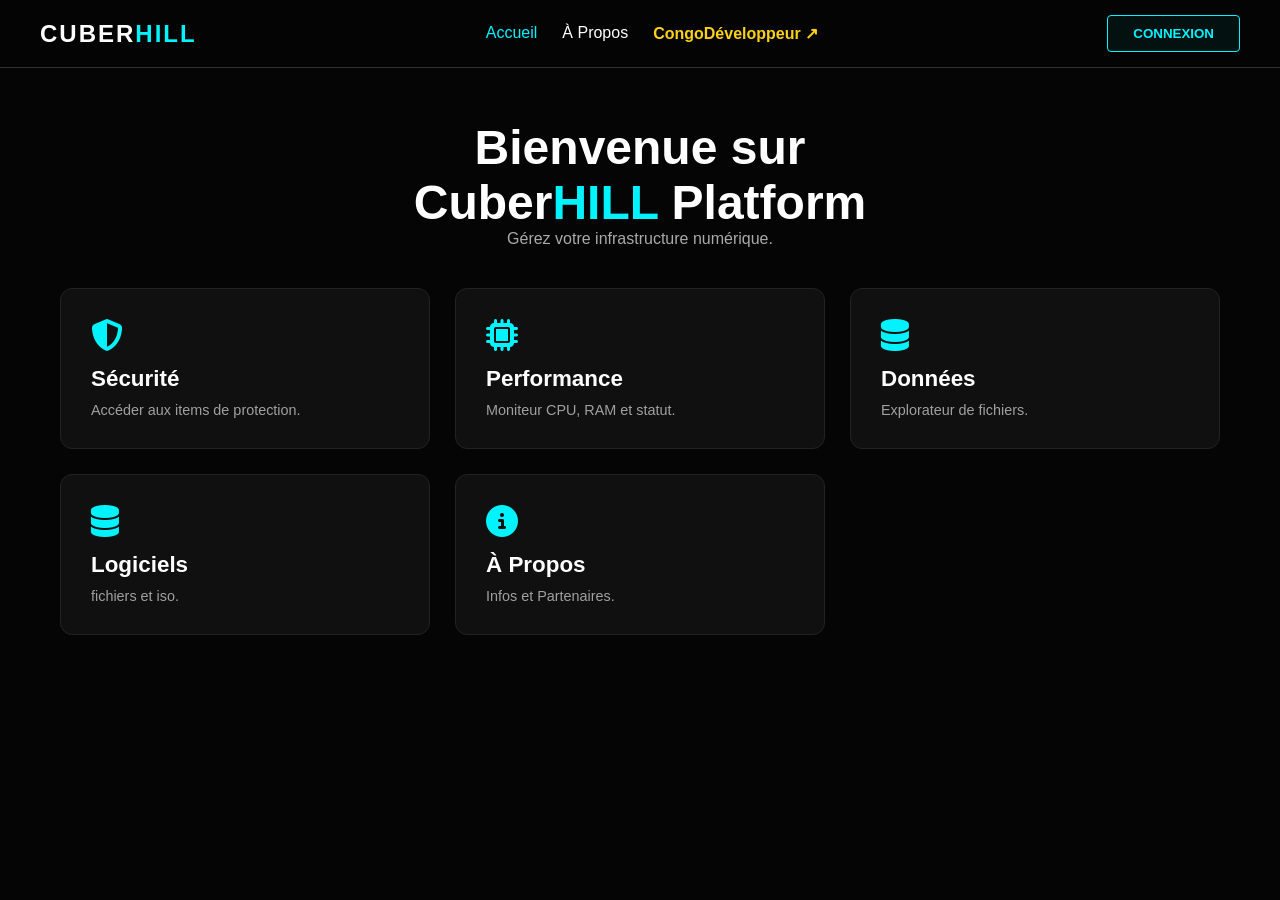
<file: cyberhill/index.html>
<!DOCTYPE html>
<html lang="fr">
<head>
    <meta charset="UTF-8">
    <meta name="viewport" content="width=device-width, initial-scale=1.0">
    <title>Cuber HILL | Accueil</title>
    <link rel="stylesheet" href="style.css">
    <link rel="stylesheet" href="https://cdnjs.cloudflare.com/ajax/libs/font-awesome/6.4.0/css/all.min.css">
</head>
<body>
    <!-- HEADER -->
    <header>
        <div class="logo">Cuber<span>HILL</span></div>
        <nav class="nav-desktop">
            <ul>
                <li><a href="index.html" style="color:var(--primary)">Accueil</a></li>
                <li><a href="about.html">À Propos</a></li>
                <li><a href="../index.html" target="_blank" class="congo-link">CongoDéveloppeur ↗</a></li>
            </ul>
        </nav>
        <div class="auth-buttons">
            <button class="btn" onclick="window.location.href='login.html'" id="btn-login-pc">Connexion</button>
            <button class="btn hidden" onclick="logout()" id="btn-logout-pc">Déconnexion</button>
        </div>
    </header>

    <main>
        <div class="hero" style="text-align:center; margin-bottom:40px;">
            <h1 style="font-size:3rem;">Bienvenue sur <br>Cuber<span style="color: var(--primary);">HILL</span> Platform</h1>
            <p style="color:#aaa;">Gérez votre infrastructure numérique.</p>
        </div>

        <div class="grid-menu">
            <a href="security.html" class="card">
                <i class="fas fa-shield-alt"></i>
                <h3>Sécurité</h3>
                <p>Accéder aux items de protection.</p>
            </a>
            <a href="performance.html" class="card">
                <i class="fas fa-microchip"></i>
                <h3>Performance</h3>
                <p>Moniteur CPU, RAM et statut.</p>
            </a>
            <a href="data.html" class="card">
                <i class="fas fa-database"></i>
                <h3>Données</h3>
                <p>Explorateur de fichiers.</p>
            </a>
            <a href="logiciel.html" class="card">
                <i class="fas fa-database"></i>
                <h3>Logiciels</h3>
                <p>fichiers et iso.</p>
            </a>
            <a href="about.html" class="card">
                <i class="fas fa-info-circle"></i>
                <h3>À Propos</h3>
                <p>Infos et Partenaires.</p>
            </a>
        </div>
    </main>

    <!-- MENU MOBILE -->
    <nav class="nav-mobile">
        <a href="index.html" class="nav-icon active"><i class="fas fa-home"></i> <span>Accueil</span></a>
        <a href="performance.html" class="nav-icon"><i class="fas fa-tachometer-alt"></i> <span>Perf</span></a>
        <a href="../index.html" target="_blank" class="nav-icon"><i class="fas fa-code" style="color:#fcd116;"></i> <span>Congo</span></a>
        <a href="about.html" class="nav-icon"><i class="fas fa-info"></i> <span>Infos</span></a>
        <a href="login.html" class="nav-icon"><i class="fas fa-user"></i> <span>Compte</span></a>

    <script src="script.js"></script>
</body>
</html>
</file>
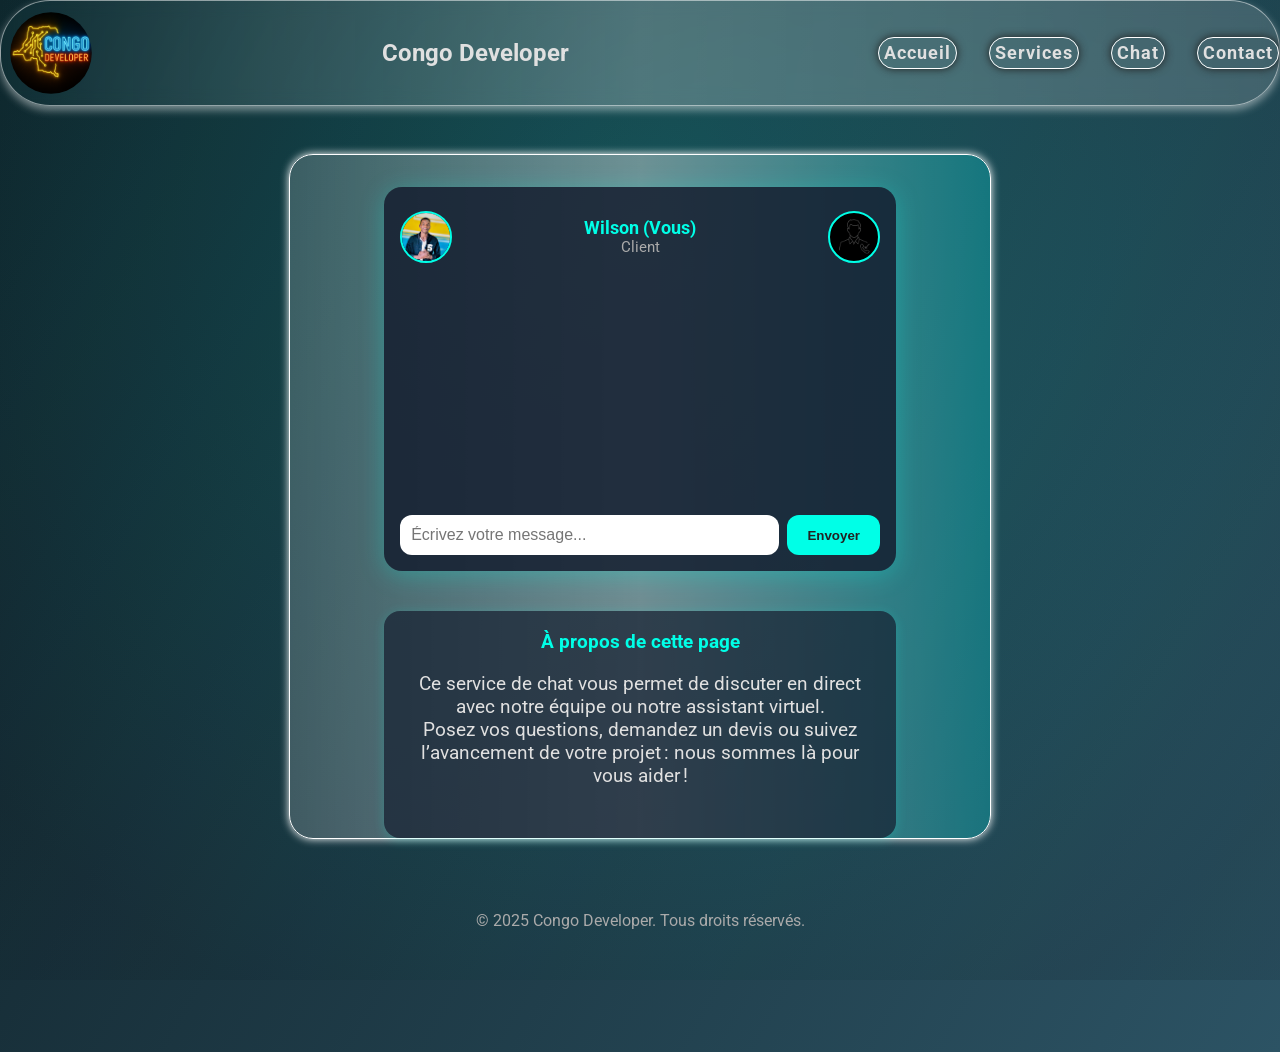
<file: chat.html>
<!DOCTYPE html>
<html lang="fr">
<head>
    <meta charset="UTF-8">
    <meta name="viewport" content="width=device-width, initial-scale=1.0">
    <title>Chat - Congo Developer</title>
    <link rel="stylesheet" href="style.css">
    <link rel="preconnect" href="https://fonts.googleapis.com">
    <link href="https://cdnjs.cloudflare.com/ajax/libs/font-awesome/6.0.0-beta3/css/all.min.css" rel="stylesheet">
    <link href="https://fonts.googleapis.com/css2?family=Orbitron:wght@600&family=Roboto:wght@400;700&display=swap" rel="stylesheet">
    <style>
        .chat-container {
            max-width: 480px;
            margin: 2rem auto;
            background: rgba(20,30,48,0.85);
            border-radius: 18px;
            box-shadow: 0 4px 24px #00ffe744;
            padding: 1.5rem 1rem 1rem 1rem;
            position: relative;
        }
        .chat-header {
            display: flex;
            align-items: center;
            gap: 1rem;
            margin-bottom: 1rem;
        }
        .chat-header img {
            width: 48px;
            height: 48px;
            border-radius: 50%;
            border: 2px solid #00ffe7;
        }
        .chat-header .profile-info {
            flex: 1;
        }
        .chat-header .profile-info .name {
            font-weight: bold;
            color: #00ffe7;
            font-size: 1.1rem;
        }
        .chat-header .profile-info .role {
            font-size: 0.95rem;
            color: #aaa;
        }
        .chat-history {
            min-height: 220px;
            max-height: 320px;
            overflow-y: auto;
            margin-bottom: 1rem;
            padding-right: 0.5rem;
        }
        .msg {
            display: flex;
            align-items: flex-end;
            margin-bottom: 1rem;
        }
        .msg.user {
            flex-direction: row-reverse;
        }
        .msg .avatar {
            width: 36px;
            height: 36px;
            border-radius: 50%;
            margin: 0 0.7rem;
            border: 2px solid #00ffe7;
        }
        .msg .bubble {
            background: #222c36;
            color: #fff;
            padding: 0.7em 1.1em;
            border-radius: 18px;
            max-width: 70%;
            font-size: 1rem;
            box-shadow: 0 2px 8px #00ffe722;
        }
        .msg.user .bubble {
            background: #00ffe7;
            color: #222;
            border-bottom-right-radius: 6px;
            border-bottom-left-radius: 18px;
        }
        .msg.agent .bubble {
            border-bottom-left-radius: 6px;
            border-bottom-right-radius: 18px;
        }
        .chat-input-row {
            display: flex;
            gap: 0.5rem;
        }
        .chat-input-row input {
            flex: 1;
            padding: 0.7em;
            border-radius: 12px;
            border: none;
            font-size: 1rem;
        }
        .chat-input-row button {
            background: #00ffe7;
            color: #222;
            border: none;
            border-radius: 12px;
            padding: 0.7em 1.5em;
            font-weight: bold;
            cursor: pointer;
            transition: background 0.2s;
        }
        .chat-input-row button:hover {
            background: #00cfc7;
        }
        .about-page {
            margin: 2.5rem auto 0 auto;
            max-width: 480px;
            background: rgba(20,30,48,0.7);
            border-radius: 16px;
            padding: 1.2rem 1rem;
            color: #e0e0e0;
            font-size: 1rem;
            box-shadow: 0 2px 12px #00ffe733;
        }
        .about-page h3 {
            color: #00ffe7;
            margin-top: 0;
        }
    </style>
</head>
<body>
    <div class="background-glow"></div>
    <header>
        <div class="logo">
            <img src="logo/Logo_Congo_Developer.png" alt="logo" width="100">
            
        </div>
        <h2>Congo Developer</h2>
        <nav class="main-nav">
            <a href="index.html">Accueil</a>
            <a href="./link/service.html">Services</a>
            <a href="chat.html">Chat</a>
            <a href="#">Contact</a>
        </nav>
    </header>
    <main>
        <section class="hero" style="padding:0;">
            <div class="chat-container">
                <div class="chat-header">
                    <img src="images/profile_wilson.jpg" alt="Client">
                    <div class="profile-info">
                        <div class="name">Wilson (Vous)</div>
                        <div class="role">Client</div>
                    </div>
                    <img src="images/clientsicon.png" alt="Agent" title="Service client Congo Developer" style="background-color: #000;">
                </div>
                <div class="chat-history" id="chat-history">
                    <!-- Historique des messages ici -->
                </div>
                <form class="chat-input-row" onsubmit="return sendMessage(event)">
                    <input type="text" id="chat-input" placeholder="Écrivez votre message..." autocomplete="off" required>
                    <button type="submit">Envoyer</button>
                </form>
            </div>
            <div class="about-page">
                <h3>À propos de cette page</h3>
                <p>
                    Ce service de chat vous permet de discuter en direct avec notre équipe ou notre assistant virtuel.<br>
                    Posez vos questions, demandez un devis ou suivez l’avancement de votre projet : nous sommes là pour vous aider !
                </p>
            </div>
        </section>
    </main>
    <nav class="mobile-nav">
        <a href="index.html"><i class="fa-solid fa-house"></i><br><span>Accueil</span></a>
        <a href="chat.html"><i class="fa-solid fa-comment"></i><br><span>Chat</span></a>
      p  <a href="services.html"><i class="fa-solid fa-briefcase"></i><br><span>Services</span></a>
        <a href="contact.html" id="mobile-nav"><i class="fa-solid fa-user"></i><br><span>Contact</span></a>
    </nav>
    <footer>
        <p>&copy; 2025 Congo Developer. Tous droits réservés.</p>
    </footer>
    <script>
    // Profils
    const user = {
        name: "Wilson",
        avatar: "images/aaaaaaaaaa.png"
    };
    const agent = {
        name: "Service CongoDev",
        avatar: "images/profile_wilson.jpg"
    };

    // Historique de base
    const history = [
        
    ];

    // Réponses automatiques simples
    function botReply(msg) {
        msg = msg.toLowerCase();
        if (msg.includes("devis")) return "Merci pour votre intérêt ! Veuillez préciser votre projet et nous vous enverrons un devis personnalisé.";
        if (msg.includes("prix") || msg.includes("coût")) return "Nos tarifs varient selon le service. Pour un devis précis, décrivez-nous votre besoin.";
        if (msg.includes("merci")) return "Avec plaisir ! N’hésitez pas si vous avez d’autres questions.";
        if (msg.includes("livre")) return "Nous proposons plusieurs livres numériques sur le développement et l’IA. Voulez-vous la liste ?";
        if (msg.includes("logiciel")) return "Nous avons des logiciels pour la gestion, la facturation, la sécurité, etc. Voulez-vous plus de détails ?";
        if (msg.includes("bonjour") || msg.includes("salut")) return "Bonjour ! Comment puis-je vous aider aujourd’hui ?";
        return "Merci pour votre message. Un conseiller va vous répondre rapidement.";
    }

    function renderHistory() {
        const chat = document.getElementById('chat-history');
        chat.innerHTML = '';
        history.forEach(msg => {
            const isUser = msg.from === "user";
            chat.innerHTML += `
                <div class="msg ${isUser ? 'user' : 'agent'}">
                    <img class="avatar" src="${isUser ? user.avatar : agent.avatar}" alt="">
                    <div class="bubble">${msg.text}</div>
                </div>
            `;
        });
        chat.scrollTop = chat.scrollHeight;
    }

    function sendMessage(e) {
        e.preventDefault();
        const input = document.getElementById('chat-input');
        const text = input.value.trim();
        if (!text) return false;
        history.push({from: "user", text});
        renderHistory();
        input.value = '';
        setTimeout(() => {
            const reply = botReply(text);
            history.push({from: "agent", text: reply});
            renderHistory();
        }, 800);
        return false;
    }

    // Initialisation
    renderHistory();
    </script>
    <script src="script.js"></script>
</body>
</html>
</file>
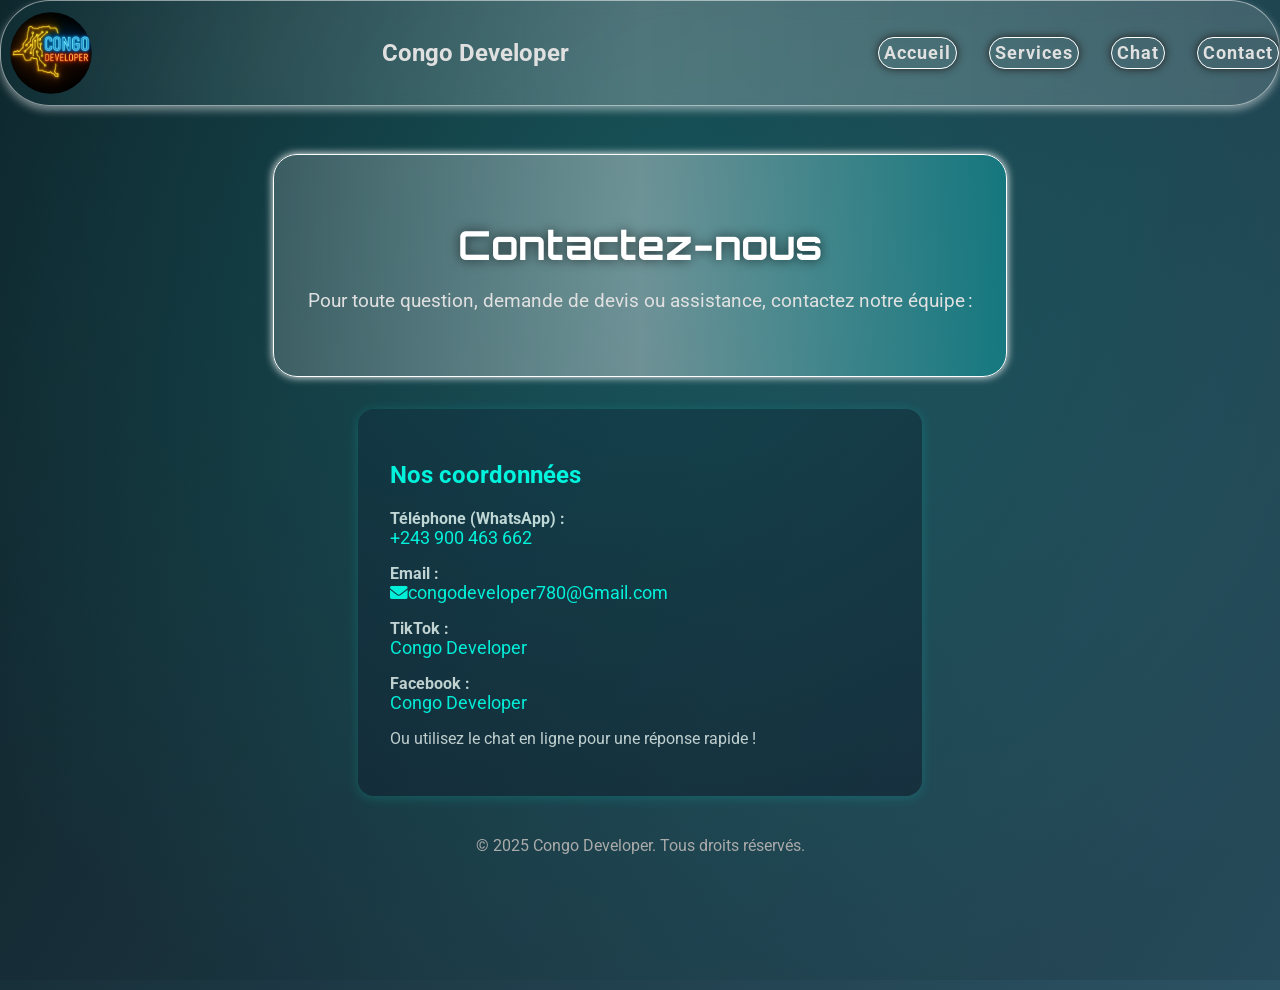
<file: contact.html>
<!DOCTYPE html>
<html lang="fr">
<head>
    <meta charset="UTF-8">
    <meta name="viewport" content="width=device-width, initial-scale=1.0">
    <title>Contact - Congo Developer</title>
    <link rel="stylesheet" href="style.css">
    <link rel="preconnect" href="https://fonts.googleapis.com">
    <link href="https://cdnjs.cloudflare.com/ajax/libs/font-awesome/6.0.0-beta3/css/all.min.css" rel="stylesheet">
    <link href="https://fonts.googleapis.com/css2?family=Orbitron:wght@600&family=Roboto:wght@400;700&display=swap" rel="stylesheet">
</head>
<body>
    <div class="background-glow"></div>
  <header>
        <div class="logo">
            <img src="logo/Logo_Congo_Developer.png" alt="logo" width="100">
            
        </div>
        <h2>Congo Developer</h2>
        <nav class="main-nav">
            <a href="index.html">Accueil</a>
            <a href="./link/service.html">Services</a>
            <a href="chat.html">Chat</a>
            <a href="contact.html">Contact</a>
        </nav>
    </header>
    <main>
        <section class="hero">
            <h1>Contactez-nous</h1>
            <p>Pour toute question, demande de devis ou assistance, contactez notre équipe :</p>
        </section>
        <section style="max-width:500px;margin:2rem auto 0 auto;background:rgba(20,30,48,0.7);border-radius:16px;padding:2rem;box-shadow:0 2px 12px #00ffe733;">
            <h2 style="color:#00ffe7;">Nos coordonnées</h2>
            <p>
                <b>Téléphone (WhatsApp) :</b><br>
                <a href="tel:+243 900 463 662" style="color:#00ffe7;text-decoration:none;font-size:1.1rem;">+243 900 463 662</a>
            </p>
            <p>
                <b>Email :</b><br>
                <a href="https://mail.google.com/mail/u/0/#sent?compose=new" style="color:#00ffe7;text-decoration:none;font-size:1.1rem;"><i class="fa-solid fa-envelope"></i>congodeveloper780@Gmail.com</a>
            </p>
            <p>
                <b>TikTok :</b><br>
                <a href="https://www.tiktok.com/@congo.developer?_t=ZM-8y2kbsi9j5Z&_r=1" style="color:#00ffe7;text-decoration:none;font-size:1.1rem;">Congo Developer</a>
            </p>
            <p>
                <b>Facebook :</b><br>
                <a href="https://www.facebook.com/profile.php?id=61578658041426" style="color:#00ffe7;text-decoration:none;font-size:1.1rem;">Congo Developer</a>
            <p>
                Ou utilisez le chat en ligne pour une réponse rapide !
            </p>
        </section>
    </main>
    <nav class="mobile-nav">
        <a href="index.html"><i class="fa-solid fa-house"></i><br><span>Accueil</span></a>
        <a href="chat.html"><i class="fa-solid fa-comment"></i><br><span>Chat</span></a>
        <a href="services.html"><i class="fa-solid fa-briefcase"></i><br><span>Services</span></a>
        <a href="contact.html" id="mobile-nav"><i class="fa-solid fa-user"></i><br><span>Contact</span></a>
    </nav>
    <footer>
        <p>&copy; 2025 Congo Developer. Tous droits réservés.</p>
    </footer>
    <script src="script.js"></script>
</file>
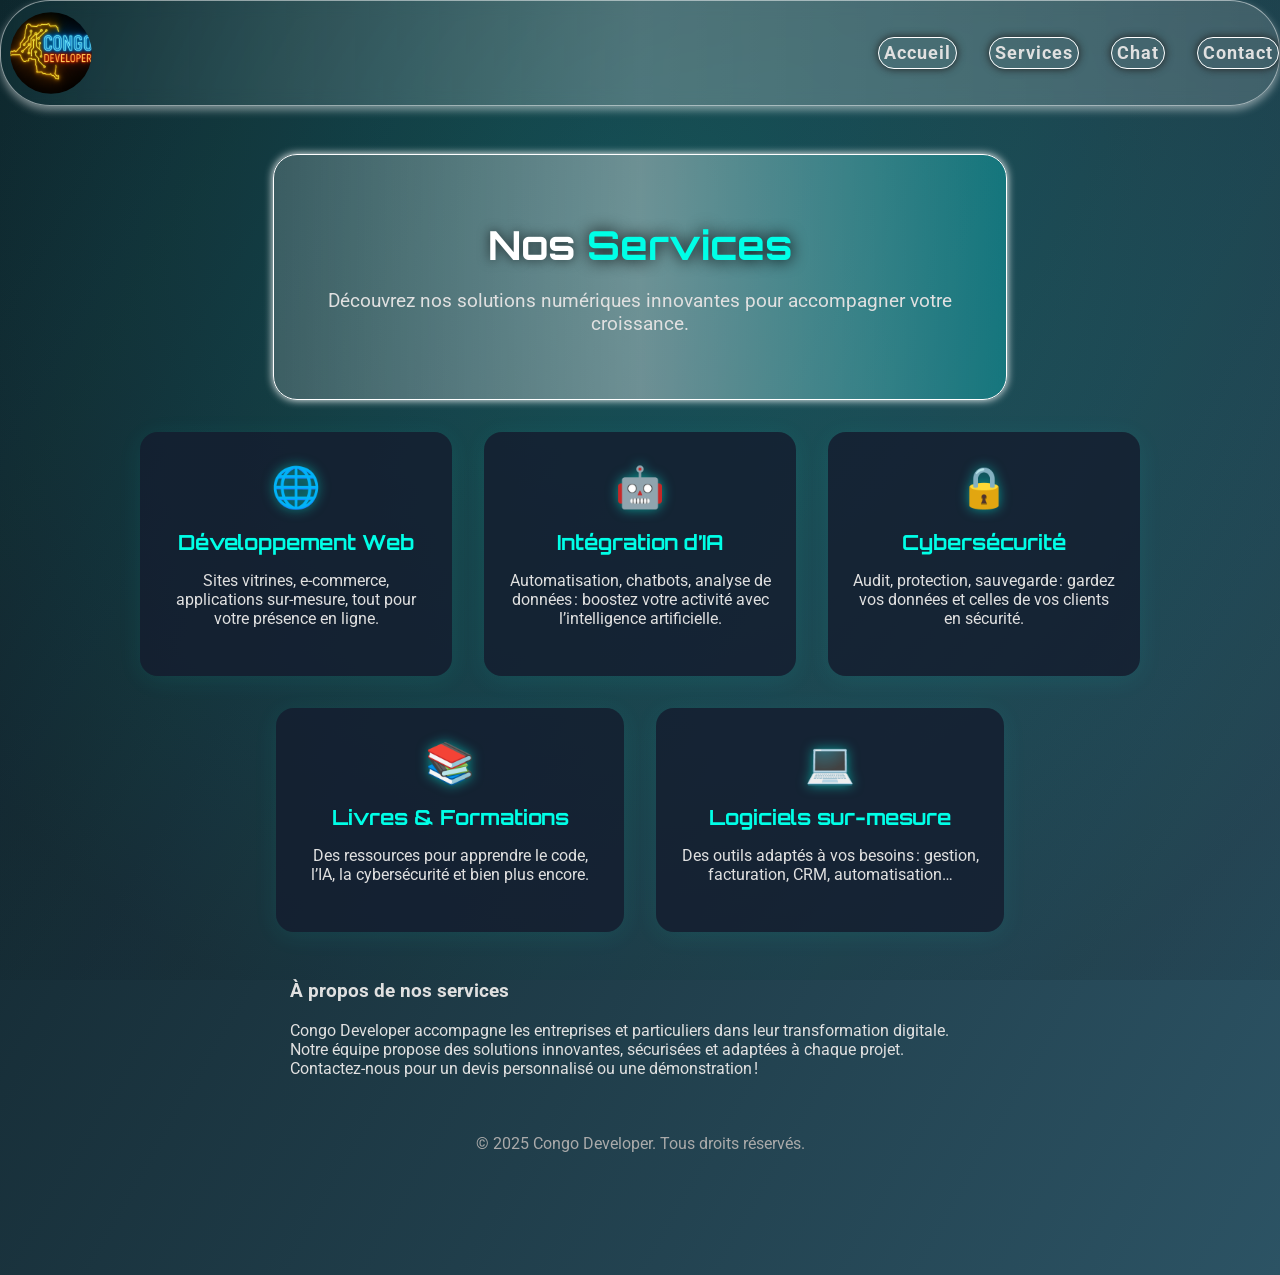
<file: services.html>
<!DOCTYPE html>
<html lang="fr">
<head>
    <meta charset="UTF-8">
    <meta name="viewport" content="width=device-width, initial-scale=1.0">
    <title>Services - Congo Developer</title>
    <link rel="stylesheet" href="style.css">
    <link rel="preconnect" href="https://fonts.googleapis.com">
    <link href="https://cdnjs.cloudflare.com/ajax/libs/font-awesome/6.0.0-beta3/css/all.min.css" rel="stylesheet">
    <link href="https://fonts.googleapis.com/css2?family=Orbitron:wght@600&family=Roboto:wght@400;700&display=swap" rel="stylesheet">
</head>
<body>
    <div class="background-glow"></div>
    <header>
        <div class="logo">
            <img src="logo/1mb logo.png" width="100" alt="logo">
        </div>
        <nav class="main-nav">
            <a href="index.html">Accueil</a>
            <a href="services.html" class="active">Services</a>
            <a href="chat.html">Chat</a>
            <a href="contact.html">Contact</a>
        </nav>
    </header>
    <main>
        <section class="hero">
            <h1>Nos <span>Services</span></h1>
            <p>Découvrez nos solutions numériques innovantes pour accompagner votre croissance.</p>
        </section>
        <section class="features">
            <div class="feature-card">
                <div class="icon">🌐</div>
                <h2>Développement Web</h2>
                <p>Sites vitrines, e-commerce, applications sur-mesure, tout pour votre présence en ligne.</p>
            </div>
            <div class="feature-card">
                <div class="icon">🤖</div>
                <h2>Intégration d’IA</h2>
                <p>Automatisation, chatbots, analyse de données : boostez votre activité avec l’intelligence artificielle.</p>
            </div>
            <div class="feature-card">
                <div class="icon">🔒</div>
                <h2>Cybersécurité</h2>
                <p>Audit, protection, sauvegarde : gardez vos données et celles de vos clients en sécurité.</p>
            </div>
            <div class="feature-card">
                <div class="icon">📚</div>
                <h2>Livres & Formations</h2>
                <p>Des ressources pour apprendre le code, l’IA, la cybersécurité et bien plus encore.</p>
            </div>
            <div class="feature-card">
                <div class="icon">💻</div>
                <h2>Logiciels sur-mesure</h2>
                <p>Des outils adaptés à vos besoins : gestion, facturation, CRM, automatisation…</p>
            </div>
        </section>
        <section class="about-page" style="max-width:700px;margin:2.5rem auto 0 auto;">
            <h3>À propos de nos services</h3>
            <p>
                Congo Developer accompagne les entreprises et particuliers dans leur transformation digitale.<br>
                Notre équipe propose des solutions innovantes, sécurisées et adaptées à chaque projet.<br>
                Contactez-nous pour un devis personnalisé ou une démonstration !
            </p>
        </section>
    </main>
    <nav class="mobile-nav">
       <a href="index.html"><i class="fa-solid fa-house"></i><br><span>Accueil</span></a>
        <a href="chat.html"><i class="fa-solid fa-comment"></i><br><span>Chat</span></a>
        <a href="services.html"><i class="fa-solid fa-briefcase"></i><br><span>Services</span></a>
        <a href="contact.html" id="mobile-nav"><i class="fa-solid fa-user"></i><br><span>Contact</span></a>
    </nav>
    <footer>
        <p>&copy; 2025 Congo Developer. Tous droits réservés.</p>
    </footer>
    <script src="script.js"></script>
</body>
</html>
</file>
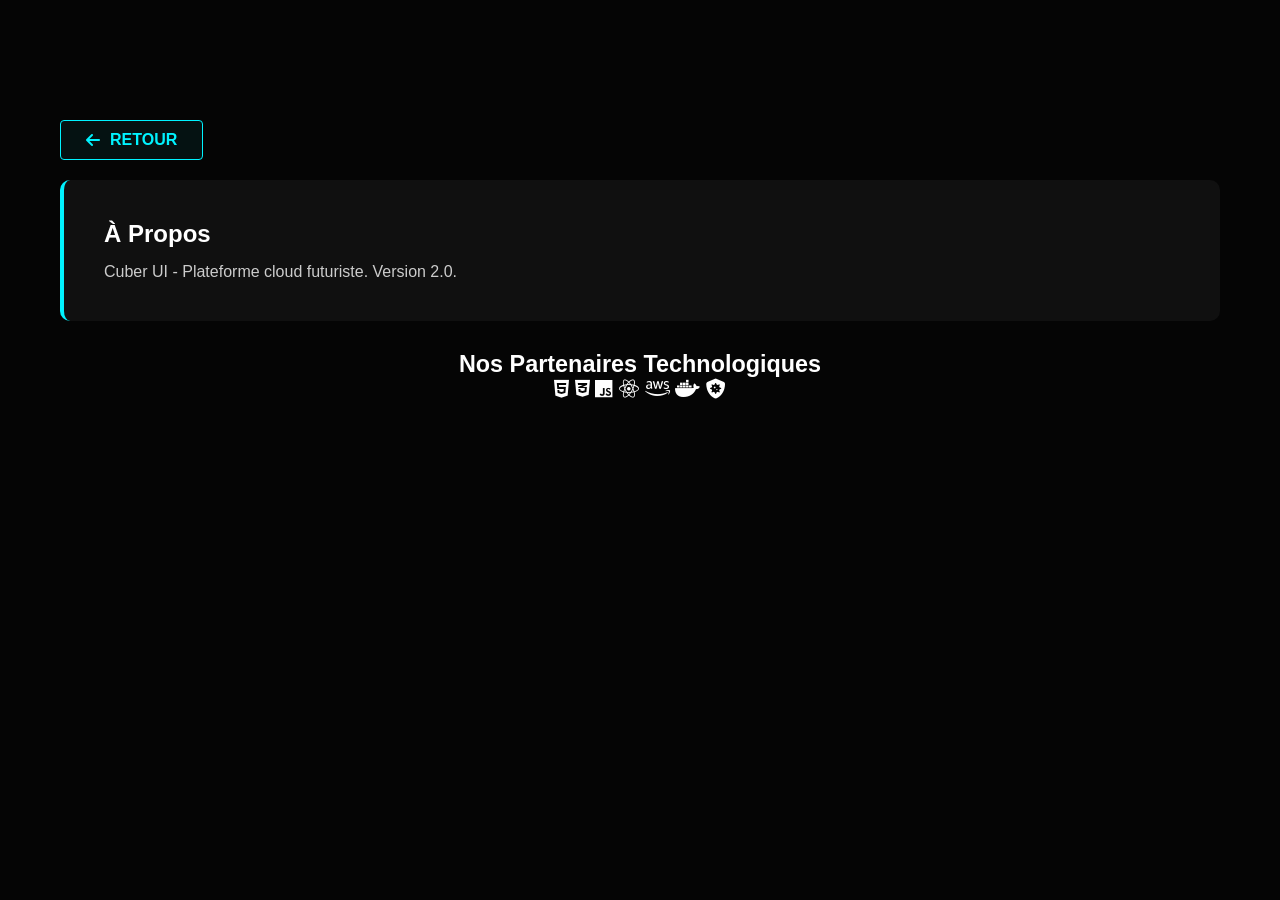
<file: cyberhill/about.html>
<!DOCTYPE html>
<html lang="fr">
<head>
    <meta charset="UTF-8">
    <meta name="viewport" content="width=device-width, initial-scale=1.0">
    <title>Cuber UI | À Propos</title>
    <link rel="stylesheet" href="style.css">
    <link rel="stylesheet" href="https://cdnjs.cloudflare.com/ajax/libs/font-awesome/6.4.0/css/all.min.css">
</head>
<body>
    <main>
        <a href="index.html" class="btn btn-back"><i class="fas fa-arrow-left"></i> Retour</a>
        <div style="background:#101010; padding:40px; border-radius:10px; border-left:4px solid var(--primary);">
            <h2>À Propos</h2>
            <p style="margin-top:15px; color:#ccc;">Cuber UI - Plateforme cloud futuriste. Version 2.0.</p>
        </div>
         <div class="logo-section" style="margin-top: 30px; text-align: center; font-size: 20px;">
                <h3>Nos Partenaires Technologiques</h3>
                <div class="logo-grid">
                    <i class="fab fa-html5 logo-item" title="HTML5"></i>
                    <i class="fab fa-css3-alt logo-item" title="CSS3"></i>
                    <i class="fab fa-js logo-item" title="JavaScript"></i>
                    <i class="fab fa-react logo-item" title="React"></i>
                    <i class="fab fa-aws logo-item" title="AWS Cloud"></i>
                    <i class="fab fa-docker logo-item" title="Docker"></i>
                    <i class="fas fa-shield-virus logo-item" title="CyberSec"></i>
                </div>
            </div>
    </main>
    <nav class="nav-mobile">
        <a href="index.html" class="nav-icon"><i class="fas fa-home"></i> <span>Accueil</span></a>
        <a href="about.html" class="nav-icon active"><i class="fas fa-info"></i> <span>Infos</span></a>
    </nav>
</body>
</html>
</file>
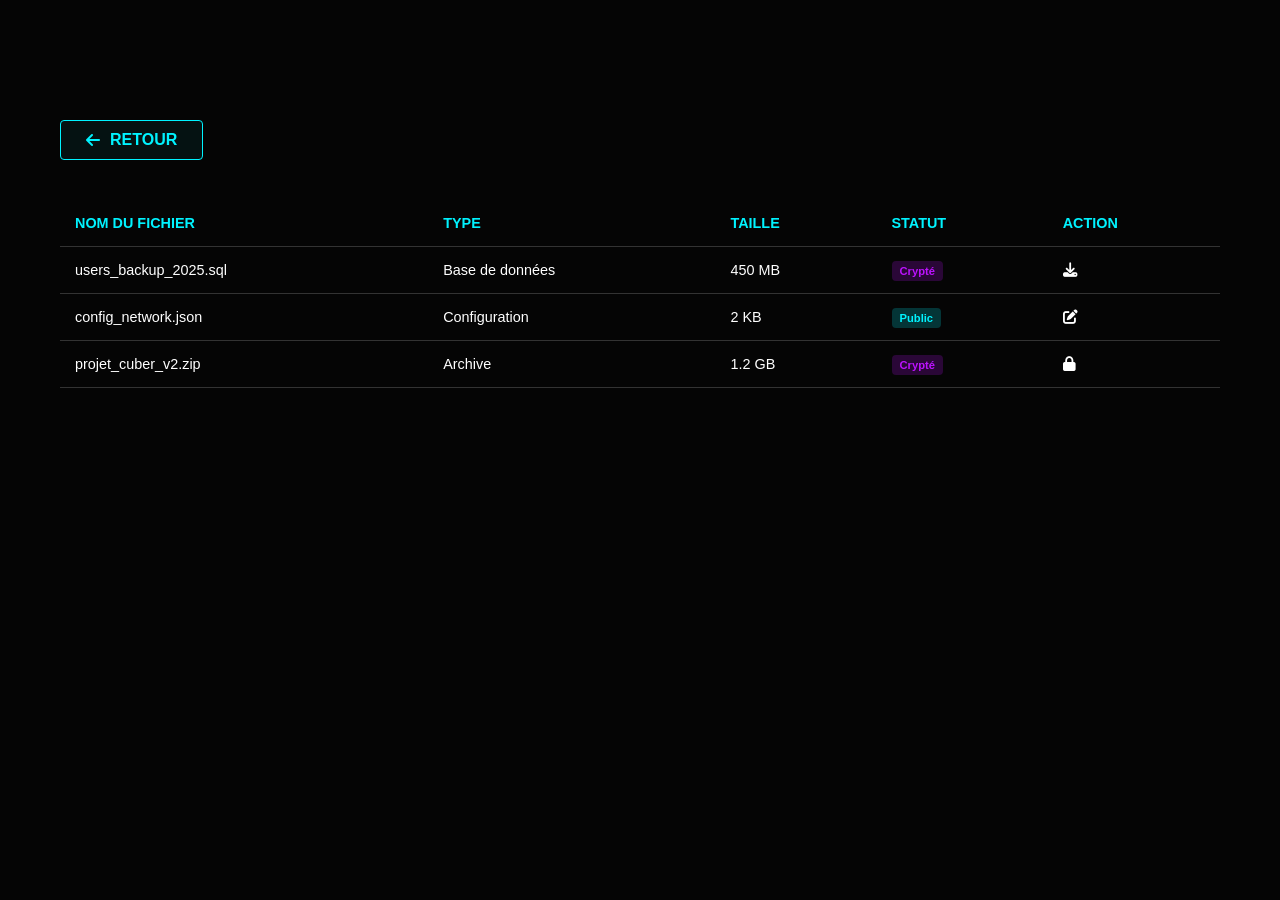
<file: cyberhill/data.html>
<!DOCTYPE html>
<html lang="fr">
<head>
    <meta charset="UTF-8">
    <meta name="viewport" content="width=device-width, initial-scale=1.0">
    <title>Cuber UI | Données</title>
    <link rel="stylesheet" href="style.css">
    <link rel="stylesheet" href="https://cdnjs.cloudflare.com/ajax/libs/font-awesome/6.4.0/css/all.min.css">
</head>
<body>
    <main>
        <a href="index.html" class="btn btn-back"><i class="fas fa-arrow-left"></i> Retour</a>
        <div style="overflow-x:auto;">
                <table class="data-table">
                    <thead>
                        <tr>
                            <th>Nom du Fichier</th>
                            <th>Type</th>
                            <th>Taille</th>
                            <th>Statut</th>
                            <th>Action</th>
                        </tr>
                    </thead>
                    <tbody>
                        <tr>
                            <td>users_backup_2025.sql</td>
                            <td>Base de données</td>
                            <td>450 MB</td>
                            <td><span class="badge badge-enc">Crypté</span></td>
                            <td><i class="fas fa-download"></i></td>
                        </tr>
                        <tr>
                            <td>config_network.json</td>
                            <td>Configuration</td>
                            <td>2 KB</td>
                            <td><span class="badge badge-pub">Public</span></td>
                            <td><i class="fas fa-edit"></i></td>
                        </tr>
                        <tr>
                            <td>projet_cuber_v2.zip</td>
                            <td>Archive</td>
                            <td>1.2 GB</td>
                            <td><span class="badge badge-enc">Crypté</span></td>
                            <td><i class="fas fa-lock"></i></td>
                        </tr>
                    </tbody>
                </table>
            </div>
        </section>
    </main>
    <nav class="nav-mobile">
        <a href="index.html" class="nav-icon"><i class="fas fa-home"></i> <span>Accueil</span></a>
    </nav>
</body>
</html>
</file>
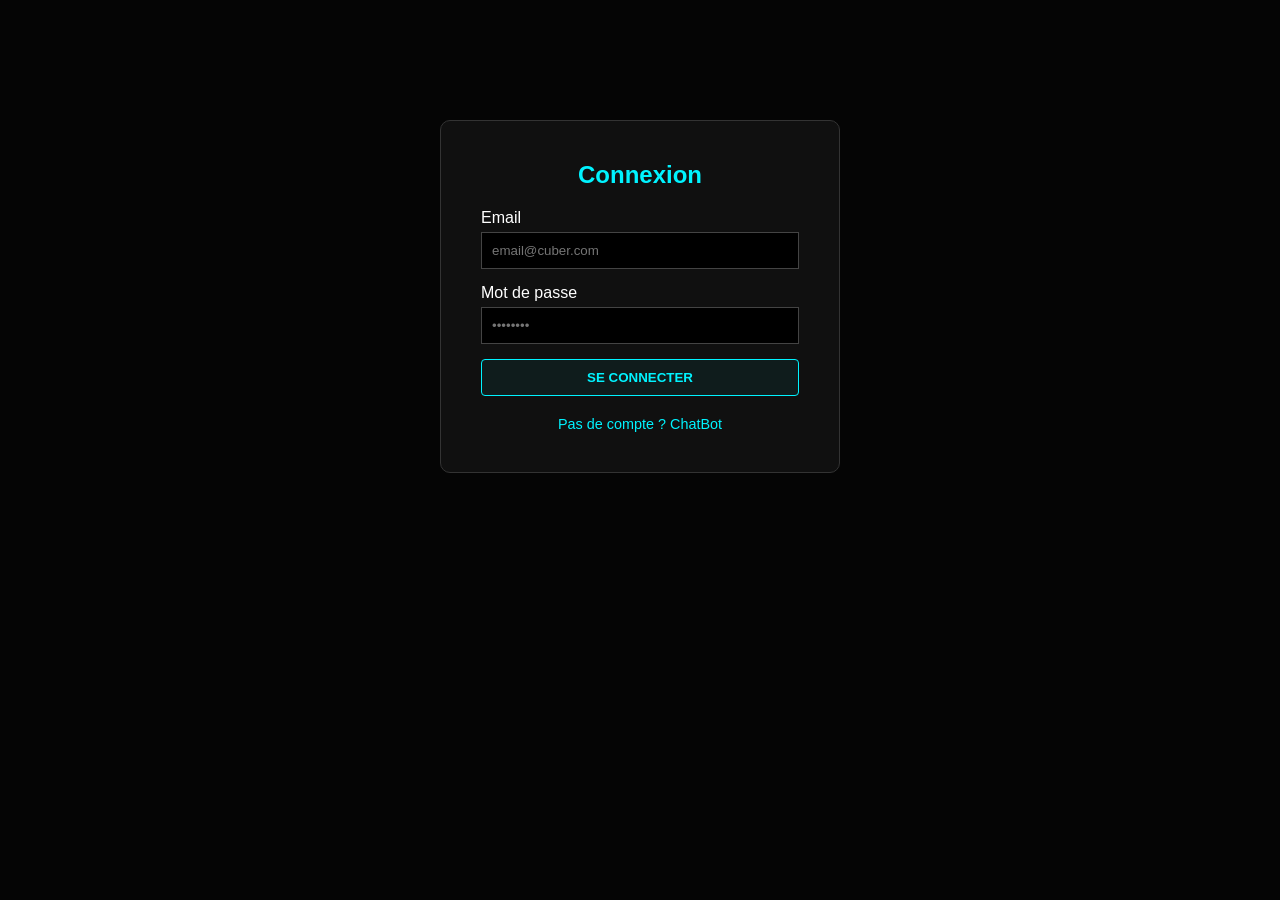
<file: cyberhill/login.html>
<!DOCTYPE html>
<html lang="fr">
<head>
    <meta charset="UTF-8">
    <meta name="viewport" content="width=device-width, initial-scale=1.0">
    <title>Cuber UI | Connexion</title>
    <link rel="stylesheet" href="style.css">
    <link rel="stylesheet" href="https://cdnjs.cloudflare.com/ajax/libs/font-awesome/6.4.0/css/all.min.css">
</head>
<body>
    <main>
        <div style="max-width:400px; margin:0 auto; background:#101010; padding:40px; border-radius:10px; border:1px solid #333;">
            <h2 id="auth-title" style="text-align:center; color:var(--primary); margin-bottom:20px;">Connexion</h2>
            
            <form onsubmit="handleAuth(event, true)" id="login-form">
                <div style="margin-bottom:15px;">
                    <label style="display:block; margin-bottom:5px;">Email</label>
                    <input type="email" placeholder="email@cuber.com" required style="width:100%; padding:10px; background:#000; border:1px solid #444; color:white;">
                </div>
                <div style="margin-bottom:15px;">
                    <label style="display:block; margin-bottom:5px;">Mot de passe</label>
                    <input type="password" placeholder="••••••••" required style="width:100%; padding:10px; background:#000; border:1px solid #444; color:white;">
                </div>
                <button type="submit" class="btn" style="width:100%">Se Connecter</button>
            </form>

            <p style="margin-top:20px; text-align:center; font-size:0.9rem;">
                <a href="#" onclick="alert('Fonctionnalité à venir')" style="color:var(--primary);">Pas de compte ? <a href="#" style=" color: var(--primary);">ChatBot</a> </a>
            </p>
        </div>
    </main>
    
    <nav class="nav-mobile">
        <a href="index.html" class="nav-icon"><i class="fas fa-home"></i> <span>Accueil</span></a>
        <a href="login.html" class="nav-icon active"><i class="fas fa-user"></i> <span>Compte</span></a>
    </nav>

    <script src="script.js"></script>
</body>
</html>
</file>
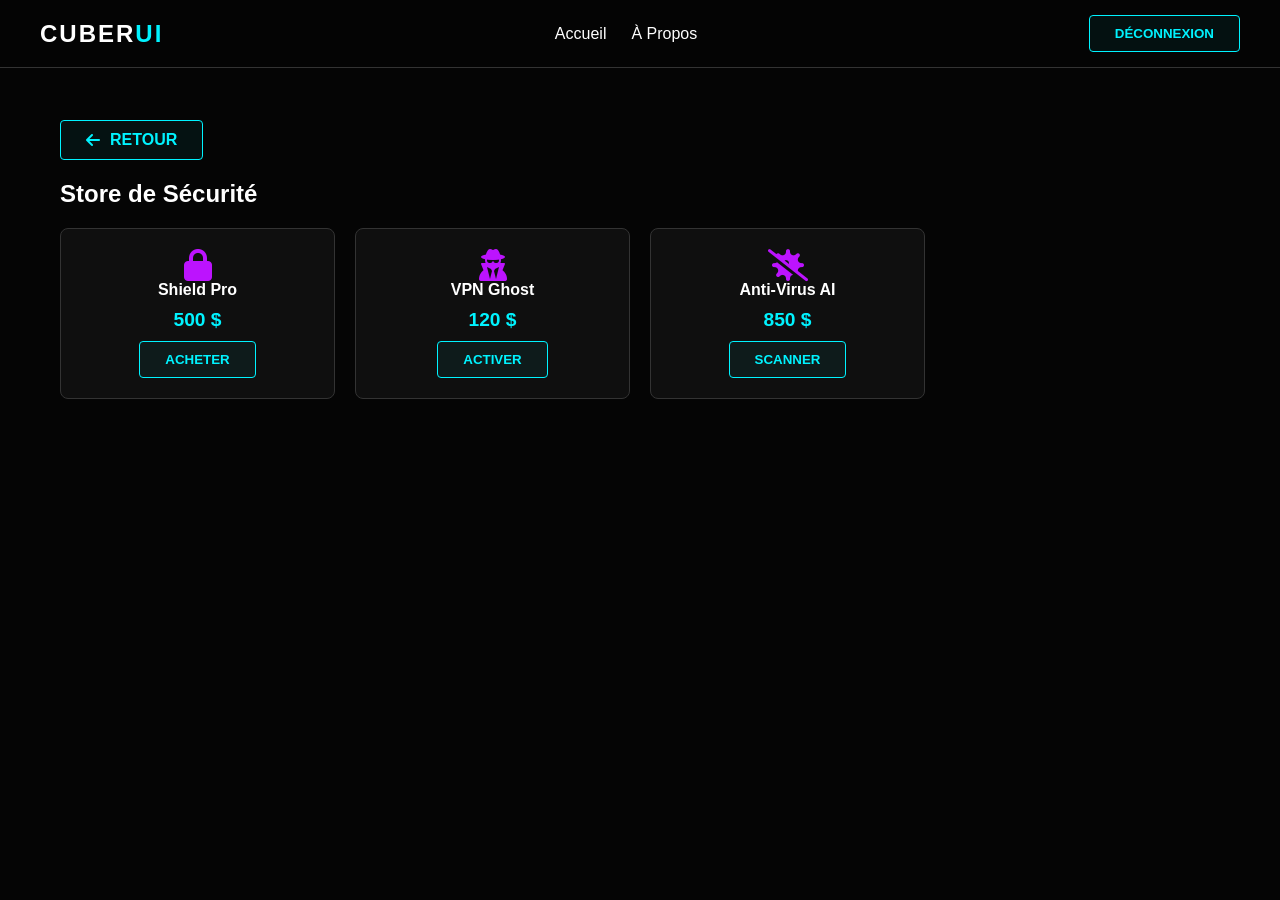
<file: cyberhill/security.html>
<!DOCTYPE html>
<html lang="fr">
<head>
    <meta charset="UTF-8">
    <meta name="viewport" content="width=device-width, initial-scale=1.0">
    <title>Cuber UI | Sécurité</title>
    <link rel="stylesheet" href="style.css">
    <link rel="stylesheet" href="https://cdnjs.cloudflare.com/ajax/libs/font-awesome/6.4.0/css/all.min.css">
</head>
<body>
    <!-- Même Header -->
    <header>
        <div class="logo">Cuber<span>UI</span></div>
        <nav class="nav-desktop">
            <ul>
                <li><a href="index.html">Accueil</a></li>
                <li><a href="about.html">À Propos</a></li>
            </ul>
        </nav>
        <div class="auth-buttons"><button class="btn" onclick="logout()" id="btn-logout-pc">Déconnexion</button></div>
    </header>

    <main>
        <a href="index.html" class="btn btn-back"><i class="fas fa-arrow-left"></i> Retour</a>
        <h2 style="margin-bottom:20px;">Store de Sécurité</h2>
        <div class="items-grid">
            <div class="item">
                <i class="fas fa-lock fa-2x" style="color:var(--secondary)"></i>
                <h4>Shield Pro</h4>
                <p class="price">500 $</p>
                <button class="btn">Acheter</button>
            </div>
            <div class="item">
                <i class="fas fa-user-secret fa-2x" style="color:var(--secondary)"></i>
                <h4>VPN Ghost</h4>
                <p class="price">120 $</p>
                <button class="btn">Activer</button>
            </div>
            <div class="item">
                <i class="fas fa-virus-slash fa-2x" style="color:var(--secondary)"></i>
                <h4>Anti-Virus AI</h4>
                <p class="price">850 $</p>
                <button class="btn">Scanner</button>
            </div>
        </div>
    </main>
    
    <!-- Menu Mobile -->
    <nav class="nav-mobile">
        <a href="index.html" class="nav-icon"><i class="fas fa-home"></i> <span>Accueil</span></a>
        <a href="performance.html" class="nav-icon"><i class="fas fa-tachometer-alt"></i> <span>Perf</span></a>
        <a href="about.html" class="nav-icon"><i class="fas fa-info"></i> <span>Infos</span></a>
    </nav>
    <script src="script.js"></script>
</body>
</html>
</file>
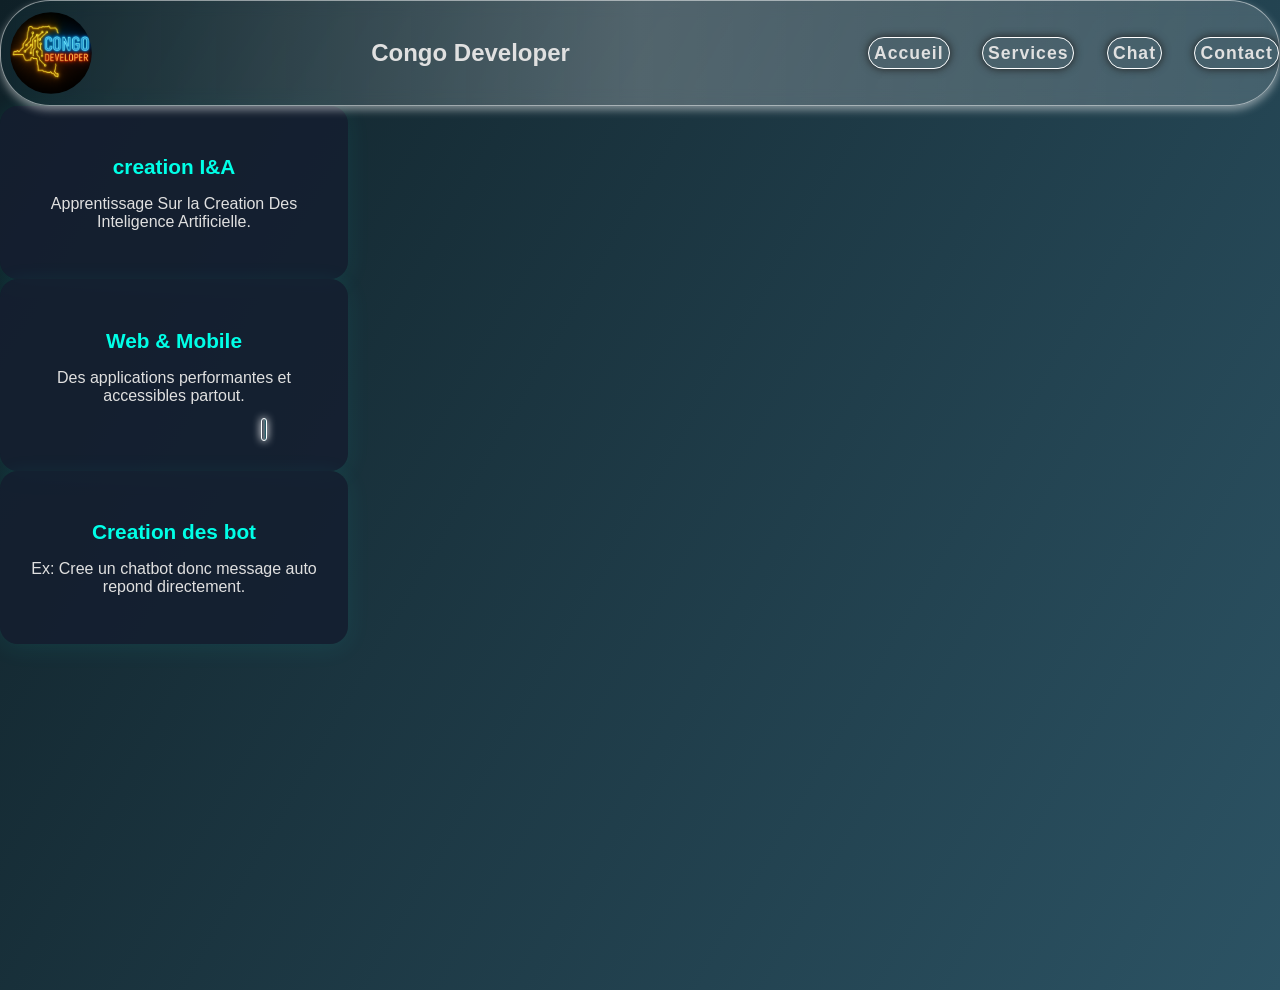
<file: link/ai.html>
<!DOCTYPE html>
<html lang="en">
<head>
    <meta charset="UTF-8">
    <meta name="viewport" content="width=device-width, initial-scale=1.0">
    <link rel="stylesheet" href="../style.css">
    <title>Document</title>
</head>
<body>
    <header>
        <div class="logo">
            <img src="../logo/Logo_Congo_Developer.png" alt="logo" width="100">
            
        </div>
        <h2>Congo Developer</h2>
        <nav class="main-nav">
            <a href="index.html">Accueil</a>
            <a href="./link/service.html">Services</a>
            <a href="chat.html">Chat</a>
            <a href="contact.html">Contact</a>
        </nav>
    </header>
    <section>
        <div class="feature-card">
                <div class="icon"><i class="fa-solid fa-robot"></i></div>
                <h2>creation I&A</h2>
                <p>Apprentissage Sur la Creation Des Inteligence Artificielle.</p>
            </div>
            <div class="feature-card">
                <div class="icon"><i class="fa-solid fa-globe"></i></div>
                <h2>Web & Mobile</h2>
                <p>Des applications performantes et accessibles partout.</p>
                <a href="link/web.html"></a>
            </div>
            <div class="feature-card">
                <div class="icon"><i class="fa-solid fa-database"></i></div>
                <h2>Creation des bot</h2>
                <p>Ex: Cree un chatbot donc message auto repond directement.</p>
                
    </section>
    <nav class="mobile-nav">
        <a href="index.html"><i class="fa-solid fa-house"></i><br><span>Accueil</span></a>
        <a href="chat.html"><i class="fa-solid fa-comment"></i><br><span>Chat</span></a>
        <a href="./link/service.html"><i class="fa-solid fa-briefcase"></i><br><span>Services</span></a>
        <a href="contact.html"><i class="fa-solid fa-user"></i><br><span>Contact</span></a>
    </nav>
</body>
</html>
</file>
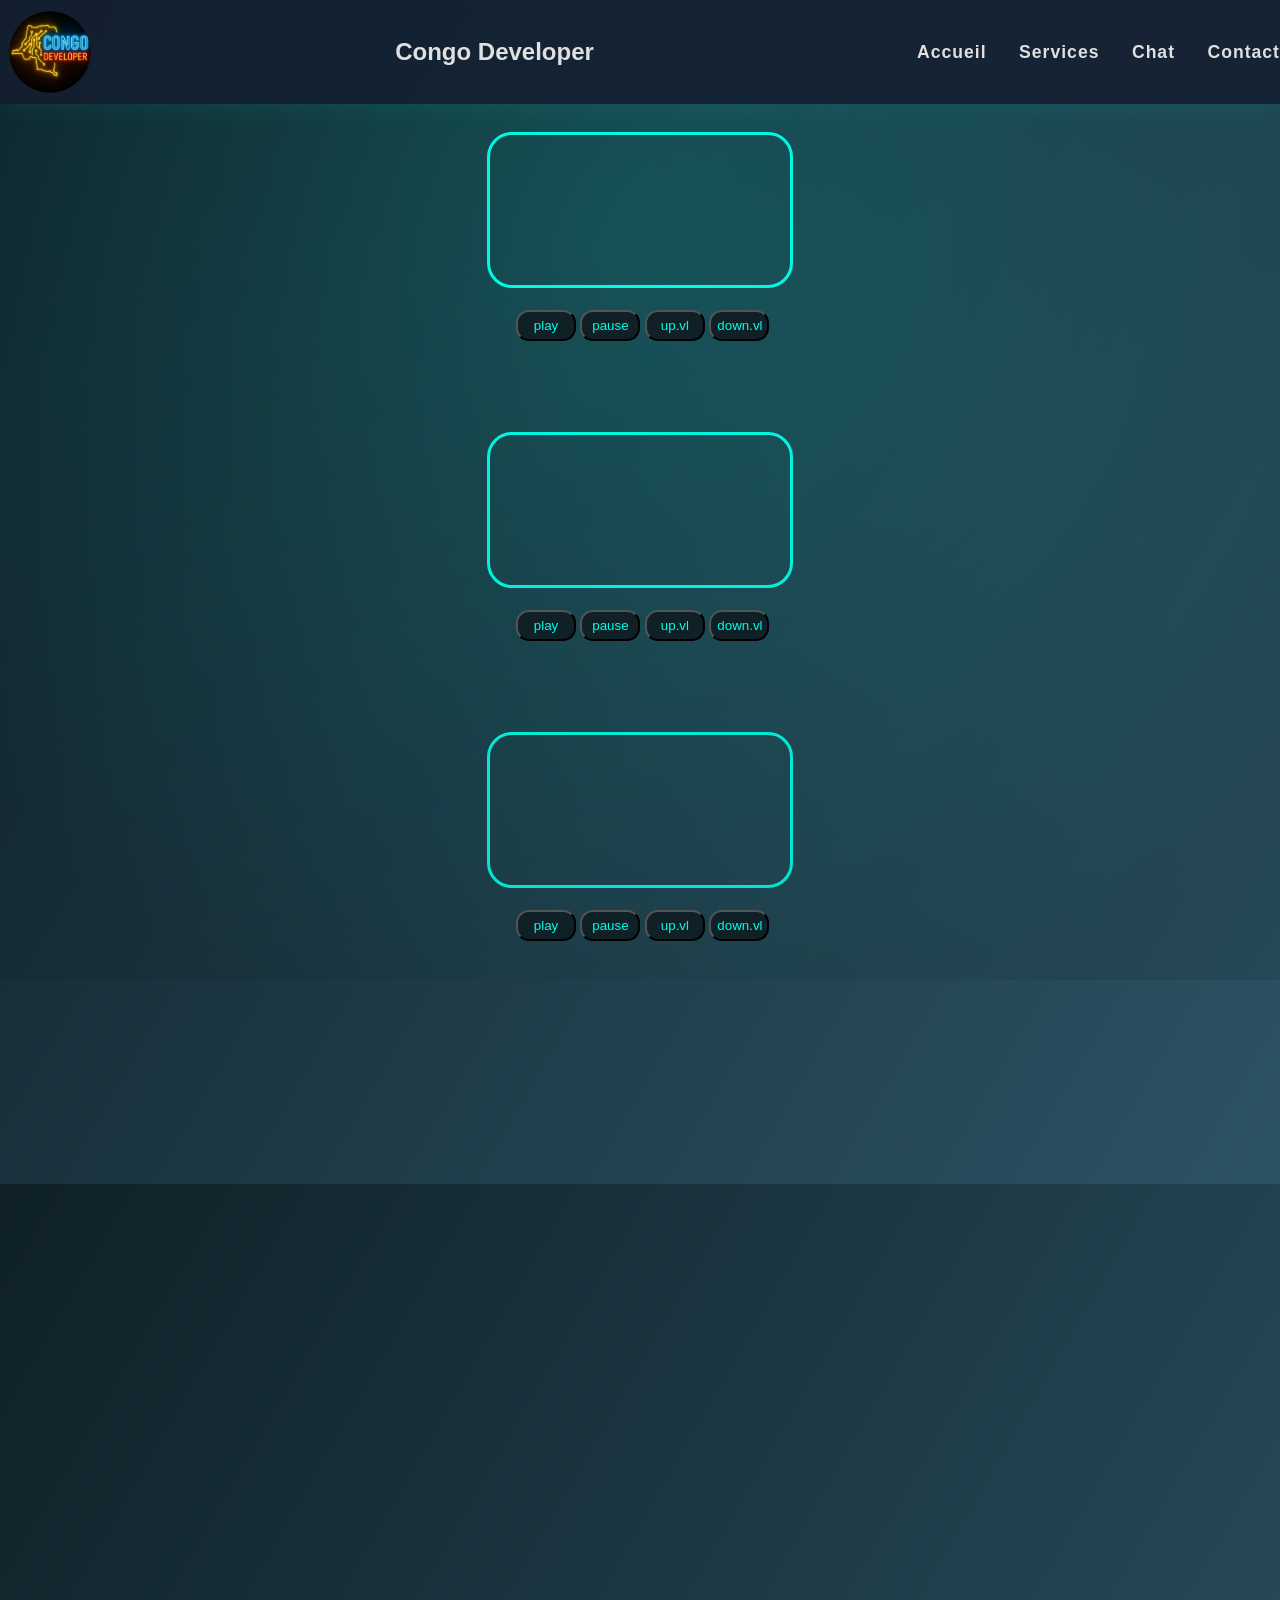
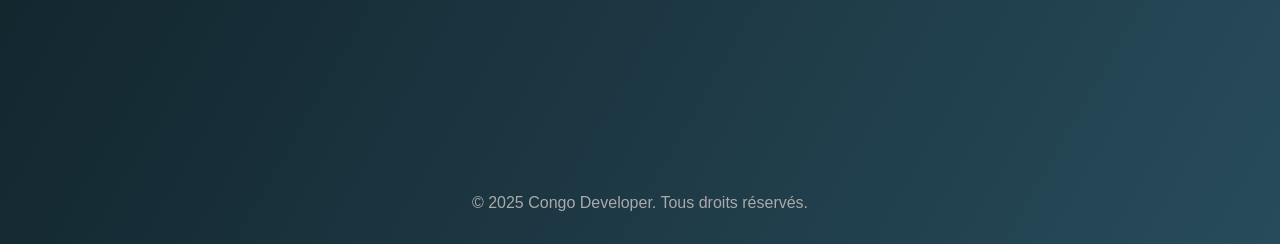
<file: link/video.html>
<!DOCTYPE html>
<html lang="en">
<head>
    <meta charset="UTF-8">
    <meta name="viewport" content="width=device-width, initial-scale=1.0">
    <link rel="stylesheet" href="videos.css">
    <title>tuto/videos</title>
</head>
<body>
    <div class="background-glow"></div>
  <header>
        <div class="logo">
            <img src="../logo/Logo_Congo_Developer.png" alt="logo" width="100">
            
        </div>
        <h2>Congo Developer</h2>
        <nav class="main-nav">
            <a href="../index.html">Accueil</a>
            <a href="../link/service.html">Services</a>
            <a href="../chat.html">Chat</a>
            <a href="../contact.html">Contact</a>
        </nav>
    </header>
    <div class="video_tuto">
        <video id="video_1">
            <source src="../video/videoplayback (3).mp4" type="video/mp4">
        </video>
        <div class="bnt_video">
            <button onclick="video_1.play()">play</button>
            <button onclick="video_1.pause()">pause</button>
            <button onclick="video_1.volume += 0.1">up.vl</button>
            <button onclick="video_1.volume -= 0.1">down.vl</button>
           
        </div>
        <video id="video_2">
            <source src="../video/videoplayback (4).mp4" type="video/mp4">
        </video>
        <div class="bnt_video">
            <button onclick="video_2.play()">play</button>
            <button onclick="video_2.pause()">pause</button>
            <button onclick="video_2.volume += 0.1">up.vl</button>
            <button onclick="video_2.volume -= 0.1">down.vl</button>
        </div>
        <video id="video_3">
            <source src="../video/videoplayback (5).mp4" type="video/mp4">
        </video>
        <div class="bnt_video">
            <button onclick="video_3.play()">play</button>
            <button onclick="video_3.pause()">pause</button>
            <button onclick="video_3.volume += 0.1">up.vl</button>
            <button onclick="video_3.volume -= 0.1">down.vl</button>
        </div>
    </div>
    
    
    
    <nav class="mobile-nav">
        <a href="../index.html"><i class="fa-solid fa-house"></i><br><span>Accueil</span></a>
        <a href="../chat.html"><i class="fa-solid fa-comment"></i><br><span>Chat</span></a>
        <a href="../services.html"><i class="fa-solid fa-briefcase"></i><br><span>Services</span></a>
        <a href="../contact.html"><i class="fa-solid fa-user"></i><br><span>Contact</span></a>
    </nav>
    <footer>
        <p>&copy; 2025 Congo Developer. Tous droits réservés.</p>
    </footer>
    <script>
        const video_1 = document.getElementById("video_1");
        let lastClick = 0;

        video_1.addEventListener('click', () => {
            const now = newdate().getTime();
        })


        const video_2 = document.getElementById("video_2");
        const video_3 = document.getElementById("video_3");
    </script>
</body>
</html>
</file>
<file: cyberhill/style.css>
/* --- style.css --- */
:root {
    --primary: #00f3ff; /* Cyan */
    --secondary: #bc13fe; /* Violet */
    --bg-dark: #050505;
    --bg-card: #101010;
    --text-main: #ffffff;
    --text-muted: #a0a0a0;
    --success: #00ff88;
}

* { margin: 0; padding: 0; box-sizing: border-box; font-family: 'Segoe UI', sans-serif; }
body { background-color: var(--bg-dark); color: var(--text-main); overflow-x: hidden; padding-bottom: 90px; }
a { text-decoration: none; color: inherit; transition: 0.3s; cursor: pointer; }
ul { list-style: none; }

/* ELEMENTS UI */
.btn {
    padding: 10px 25px;
    border: 1px solid var(--primary);
    background: rgba(0, 243, 255, 0.05);
    color: var(--primary);
    font-weight: bold;
    text-transform: uppercase;
    cursor: pointer;
    transition: 0.3s;
    border-radius: 4px;
}
.btn:hover { background: var(--primary); color: #000; box-shadow: 0 0 15px var(--primary); }
.btn-back { margin-bottom: 20px; display: inline-flex; align-items: center; gap: 10px; }
.hidden { display: none !important; }

/* HEADER */
header {
    position: fixed; top: 0; width: 100%; padding: 15px 40px;
    display: flex; justify-content: space-between; align-items: center;
    background: rgba(5, 5, 5, 0.95); backdrop-filter: blur(10px);
    border-bottom: 1px solid #333; z-index: 1000;
}
.logo { font-size: 1.5rem; font-weight: 800; text-transform: uppercase; letter-spacing: 2px; }
.logo span { color: var(--primary); }
.nav-desktop ul { display: flex; gap: 25px; }
.nav-desktop a:hover { color: var(--primary); }
.congo-link { color: #fcd116 !important; font-weight: bold; }

/* MAIN */
main { margin-top: 100px; padding: 20px; max-width: 1200px; margin-left: auto; margin-right: auto; }

/* CARTES & GRILLES */
.grid-menu { display: grid; grid-template-columns: repeat(auto-fit, minmax(280px, 1fr)); gap: 25px; margin-top: 40px; }
.card { 
    background: var(--bg-card); padding: 30px; border: 1px solid #222; border-radius: 12px; 
    cursor: pointer; transition: 0.3s; position: relative; overflow: hidden;
}
.card:hover { border-color: var(--primary); transform: translateY(-5px); box-shadow: 0 10px 30px rgba(0,0,0,0.5); }
.card i { font-size: 2rem; color: var(--primary); margin-bottom: 15px; }
.card h3 { font-size: 1.4rem; margin-bottom: 10px; }
.card p { color: var(--text-muted); font-size: 0.9rem; }

/* TABLEAUX (DATA) */
.data-table { width: 100%; border-collapse: collapse; margin-top: 20px; font-size: 0.9rem; }
.data-table th, .data-table td { padding: 15px; text-align: left; border-bottom: 1px solid #333; }
.data-table th { color: var(--primary); text-transform: uppercase; }
.badge { padding: 4px 8px; border-radius: 4px; font-size: 0.7rem; font-weight: bold; }
.badge-enc { background: rgba(188, 19, 254, 0.2); color: var(--secondary); }
.badge-pub { background: rgba(0, 243, 255, 0.2); color: var(--primary); }

/* BARRES DE PROGRESSION (PERF) */
.perf-container { background: var(--bg-card); padding: 30px; border-radius: 10px; border: 1px solid #333; }
.progress-group { margin-bottom: 25px; }
.progress-label { display: flex; justify-content: space-between; margin-bottom: 8px; font-weight: bold; }
.progress-bg { width: 100%; height: 10px; background: #222; border-radius: 5px; overflow: hidden; }
.progress-bar { height: 100%; background: linear-gradient(90deg, var(--primary), var(--secondary)); }

/* ITEMS SECURITE */
.items-grid { display: grid; grid-template-columns: repeat(auto-fill, minmax(220px, 1fr)); gap: 20px; }
.item { background: #0f0f0f; border: 1px solid #333; padding: 20px; text-align: center; border-radius: 8px; transition: 0.3s; }
.item:hover { border-color: var(--secondary); }
.price { font-size: 1.2rem; font-weight: bold; color: var(--primary); margin: 10px 0; }

/* NAV MOBILE */
.nav-mobile {
    display: none; position: fixed; bottom: 0; left: 0; width: 100%;
    background: #000; border-top: 1px solid #333; z-index: 2000;
    justify-content: space-around; padding: 12px 0;
}
.nav-icon { display: flex; flex-direction: column; align-items: center; color: #666; font-size: 0.8rem; }
.nav-icon.active { color: var(--primary); }
.nav-icon i { font-size: 1.2rem; margin-bottom: 4px; }

@media (max-width: 768px) {
    header { display: none; }
    .nav-mobile { display: flex; }
}
</file>
<file: style.css>
/*Animations*/
@keyframes animation{
    from{
        transform: translateX(-300px);
    }
    to {
        transform: translateX(0);
    }
}
@keyframes animationg{
    from{
        transform: translateX(300px);
    }
    to{
        transform: translateX(0);
    }
}
@keyframes animationbouge{
    from{
        transform: scale(0);
    }
    to{
        transform: scale(10px);
    }
}
/* --- Fond futuriste avec effet glassmorphism --- */
body {
    font-family: 'Roboto', Arial, sans-serif;
    margin: 0;
    padding-bottom: 90px;
    background: linear-gradient(120deg, #0f2027 0%, #2c5364 100%);
    color: #e0e0e0;
    min-height: 100vh;
    position: relative;
    overflow-x: hidden;
}

.background-glow {
    position: fixed;
    top: -100px;
    left: 50%;
    transform: translateX(-50%);
    width: 120vw;
    height: 120vh;
    background: radial-gradient(circle at 50% 30%, #00ffe7 0%, #0f2027 80%);
    opacity: 0.15;
    z-index: 0;
    pointer-events: none;
}

/* --- Header & Logo --- */
header {
    display: flex;
    justify-content: space-between;
    align-items: center;
    padding: -.2rem 2.5rem;
    background: linear-gradient(to right, rgba(35, 117, 122, 0.068) , rgba(255, 255, 255, 0.247),rgba(255, 255, 255, 0.151) );
    box-shadow: 0 4px 8px rgba(255, 255, 255, 0.459);
    backdrop-filter: blur(8px);
    position: sticky;
    border: 1px solid rgba(255, 255, 255, 0.507);
    border-radius: 50px;
    top: 0;
    z-index: 10;
    animation-name: animationbouge;
    animation-duration: 1s;
    animation-timing-function: ease-in-out;
}

.logo {
    clip-path: circle(40%);
}
h1{
    font-family: 'Lucida Sans', 'Lucida Sans Regular', 'Lucida Grande', 'Lucida Sans Unicode', Geneva, Verdana, sans-serif;
    color: white;
}

.main-nav a {
    margin-left: 28px;
    text-decoration: none;
    color: #e0e0e0;
    font-weight: 700;
    font-size: 1.1rem;
    letter-spacing: 1px;
    transition: color 0.2s;
    position: relative;
    border: solid 1px white;
    box-shadow:0 0 8px  #222;
    border-radius: 20px;
    padding: 5px;
}
/*.main-nav a.active,
/*.main-nav a:hover {
/*    color: #00ffe7;
/*}
/*.main-nav a.active::after,
/*.main-nav a:hover::after {
/*    content: '';
/*    display: block;
/*    width: 100%;
/*    height: 2px;
/*    background: #00ffe7;
/*    border-radius: 2px;
/*    margin-top: 4px;
/*    box-shadow: 0 0 8px #00ffe7aa;
/*}*/

/* --- Hero Section --- */
.hero {
    text-align: center;
    margin: 3rem auto 2rem auto;
    max-width: 700px;
    padding: 2rem 1rem;
    background: linear-gradient(to right , rgba(255, 255, 255, 0.178) , rgba(255, 255, 255, 0.377) ,rgba(0, 255, 255, 0.24));
    border-radius: 24px;
    border: 1px solid white;
    box-shadow: 0 0 8px rgb(255, 255, 255);
    position: relative;
    z-index: 1;
    animation-name: animation;
    animation-duration: 1s;
    animation-timing-function: ease;
    animation-iteration-count: 1;
    animation-fill-mode: none;

}
.hero h1 {
    font-family: 'Orbitron', Arial, sans-serif;
    font-size: 2.5rem;
    margin-bottom: 1rem;
    color: #fff;
    text-shadow: 0 0 12px #000000aa;
}
.hero h1 span {
    color: #00ffe7;
    text-shadow: 0 0 16px #000;
}
.hero p {
    font-size: 1.2rem;
    margin-bottom: 2rem;
    color: #e0e0e0;
    text-shadow: #000;
}
.hero a{
    background: linear-gradient(to right , rgba(255, 255, 255, 0.178) , rgba(255, 255, 255, 0.3) ,rgba(0, 255, 255, 0.377));
    border: solid 1px white;
    color: #00ffe7;
    box-shadow: 0 0 8px white;
}
.cta-btn {
    display: inline-block;
    padding: 0.9rem 2.2rem;
    background: linear-gradient(90deg, #00ffe7 0%, #2c5364 100%);
    color: #0f2027;
    font-weight: bold;
    font-size: 1.1rem;
    border: none;
    border-radius: 32px;
    box-shadow: 0 2px 16px #00ffe788;
    cursor: pointer;
    text-decoration: none;
    transition: background 0.2s, color 0.2s;
}
.cta-btn:hover {
    background: #00ffe7;
    color: #222;
}
/* Temoignage Wilson */
.wilson-story{
    border: 1px solid white;
    background: linear-gradient(to right , rgba(255, 255, 255, 0.178) , rgba(255, 255, 255, 0.377) ,rgba(0, 255, 255, 0.24));
    border-radius: 24px;
    box-shadow: 0 0 8px rgba(255, 255, 255, 0.26);
    position: relative;
    padding: 10px;
    margin: 3rem auto 2rem auto;
    max-width: 700px;
    animation-name: animationg;
    animation-duration: 1s;
    animation-timing-function: ease;
    animation-iteration-count: 1;
    animation-fill-mode: none;

}
/* --- Features Section --- */
.features {
    display: flex;
    justify-content: center;
    gap: 2rem;
    margin: 2rem auto 3rem auto;
    max-width: 1000px;
    flex-wrap: wrap;
}
.feature-card {
    background: rgba(20, 30, 48, 0.85);
    border-radius: 18px;
    box-shadow: 0 4px 24px rgba(0,255,231,0.08);
    padding: 2rem 1.5rem;
    min-width: 220px;
    max-width: 300px;
    flex: 1 1 220px;
    text-align: center;
    transition: transform 0.2s, box-shadow 0.2s;
    position: relative;
    z-index: 1;
    width: 60%;
}
.feature-card a{
    color: white;
    backdrop-filter: blur(8px);
    border: 1px solid white;
    border-radius: 10px;
    box-shadow: 0 0 8px white;
    padding: 2px;
    background: linear-gradient(to right , rgba(255, 255, 255, 0.178) , rgba(255, 255, 255, 0.377) ,rgba(0, 255, 255, 0.24));
}
.feature-card:hover {
    transform: translateY(-8px) scale(1.03);
    box-shadow: 0 8px 32px #00ffe7aa;
}
.feature-card .icon {
    font-size: 2.5rem;
    margin-bottom: 1rem;
    text-shadow: 0 0 12px #00ffe788;
}
.feature-card h2 {
    font-family: 'Orbitron', Arial, sans-serif;
    color: #00ffe7;
    margin-bottom: 0.7rem;
    font-size: 1.3rem;
}
.feature-card p {
    color: #e0e0e0;
    font-size: 1rem;
}
.feature-card img{
    float: left;
    border-radius: 20px;
}

.feature-card a{
    position: relative;
    left: 30%;
    top: 0%;
    
    transition: transform 0.3s, background-color 0.3s, color 0.3s;
}
.feature-card a:hover{
    transform: translateY(10px);
    background-color: var(#00ffe7);
    color: var(#00ffe7);
}

/* --- Mobile Navigation (Bottom) --- */
.mobile-nav {
    display: flex;
    justify-content: space-around;
    align-items: center;
    position: fixed;
    bottom: 0;
    left: 0;
    width: 80%;
    background: linear-gradient(to right, rgba(35, 117, 122, 0.068) , rgba(255, 255, 255, 0.247),rgba(255, 255, 255, 0.151) );
    box-shadow: 0 4px 8px rgba(255, 255, 255, 0.322);
    backdrop-filter: blur(8px);
    padding: 0.5rem 0;
    z-index: 20;
    border: 1px solid white;
    border-radius: 40px;
    margin: 25px 1px 7px 1px;
}
/*Simgle Contact*/
#mobile-nav{
    display: flex;
    justify-content: space-around;
    align-items: center;
    position: fixed;
    bottom: 0;
    right: -80px;
    background: linear-gradient(to right, rgba(35, 117, 122, 0.068) , rgba(255, 255, 255, 0.247),rgba(255, 255, 255, 0.151) );
    box-shadow: 0 4px 8px rgba(255, 255, 255, 0.322);
    backdrop-filter: blur(8px);
    padding: 20px;
    z-index: 20;
    border: 1px solid white;
    border-radius: 40px;
    height: 16px;
    width: 25px;

}
#mobile-nav a:hover{
    color: #00ffe7;
    transform: scale(1);
     padding-bottom: 0;
    margin-bottom: 0;
}
.mobile-nav a {
    color: #e0e0e0;
    text-decoration: none;
    font-size: 1.2rem;
    text-align: center;
    flex: 1;
    padding: 0.5rem 0;
    transition: color 0.2s;
}
.mobile-nav a.active{
    color: #ed1b2f;
}
.mobile-nav a:hover {
    color: #00ffe7;
    padding-bottom: 19px;
    margin-bottom: -19px;
}
.mobile-nav a span {
    display: block;
    font-size: 0.9rem;
    margin-top: 0.2rem;
   
}

/* --- Footer --- */
footer {
    text-align: center;
    padding: 1.5rem 0 1rem 0;
    color: #aaa;
    font-size: 1rem;
    background: none;
    position: relative;
    z-index: 1;
    
}

/* --- Responsive Design --- */

@media (max-width: 500px) {
    .main-nav {
        display: none;
    }
    .hero h1 {
        font-size: 1.5rem;
    }
    .feature-card {
        padding: 0.2rem 0.5rem;
    }
}
@media (min-width: 501px) {
    .mobile-nav { 
        display: none !important;
     }
    #kntt {
        justify-content: center;
        display: flex;
        align-items: center;
    }
    
}   
/* Airtel Money button and info */
.pay-btn {
    display: flex;
    align-items: center;
    justify-content: center;
    gap: 8px;
    background: #ed1b2f;
    color: #fff !important;
    border: none;
    border-radius: 24px;
    padding: 0.7rem 1.5rem;
    font-weight: bold;
    font-size: 1rem;
    margin-top: 1rem;
    cursor: pointer;
    box-shadow: 0 2px 8px #ed1b2f44;
    transition: background 0.2s;
    text-decoration: none;
}
.pay-btn:hover {
    background: #b31322;
}
.pay-info {
    font-size: 0.95rem;
    color: #fff;
    margin-top: 0.5rem;
    background: rgba(237,27,47,0.08);
    border-radius: 8px;
    padding: 0.3rem 0.7rem;
    display: inline-block;
}

.features a{
    text-decoration: none;
}
.featurestt a{
    text-decoration: none;
}
.bnt_video button{
        padding: 6px;
        border-radius: 13px;
        position: relative;
        top: -35px;
        left: 29px;
        background-color: #0f2027;
        color: #00ffe7;
        width: 60px;
}
.bnt_video button:hover{
    background-color: #00ffe7;
    color: #0f2027;
}

.video_tuto{
    display: flex;
    align-items: center;
    justify-content: center;
    height: 100vh;
    display: grid;  
    
}
#video_1{
    border-radius: 25px;
    border: 3px solid #00ffe7;
    width: 300px;
}
#video_2{
    border-radius: 25px;
    border: 3px solid #00ffe7;
    width: 300px;
}
#video_3{
    border-radius: 25px;
    border: 3px solid #00ffe7;
    width: 300px;
}
</file>
<file: link/videos.css>
/* --- Fond futuriste avec effet glassmorphism --- */
body {
    font-family: 'Roboto', Arial, sans-serif;
    margin: 0;
    padding-bottom: 90px;
    background: linear-gradient(120deg, #0f2027 0%, #2c5364 100%);
    color: #e0e0e0;
    min-height: 100vh;
    position: relative;
    overflow-x: hidden;
}

.background-glow {
    position: fixed;
    top: -100px;
    left: 50%;
    transform: translateX(-50%);
    width: 120vw;
    height: 120vh;
    background: radial-gradient(circle at 50% 30%, #00ffe7 0%, #0f2027 80%);
    opacity: 0.15;
    z-index: 0;
    pointer-events: none;
}

/* --- Header & Logo --- */
header {
    display: flex;
    justify-content: space-between;
    align-items: center;
    padding: -.2rem 2.5rem;
    background: rgba(20, 30, 48, 0.85);
    box-shadow: 0 4px 24px rgba(0,255,231,0.08);
    backdrop-filter: blur(8px);
    position: sticky;
    top: 0;
    z-index: 10;
}

.logo {
    clip-path: circle(40%);
}



.main-nav a {
    margin-left: 28px;
    text-decoration: none;
    color: #e0e0e0;
    font-weight: 700;
    font-size: 1.1rem;
    letter-spacing: 1px;
    transition: color 0.2s;
    position: relative;
}
/*.main-nav a.active,
/*.main-nav a:hover {
/*    color: #00ffe7;
/*}
/*.main-nav a.active::after,
/*.main-nav a:hover::after {
/*    content: '';
/*    display: block;
/*    width: 100%;
/*    height: 2px;
/*    background: #00ffe7;
/*    border-radius: 2px;
/*    margin-top: 4px;
/*    box-shadow: 0 0 8px #00ffe7aa;
/*}*/

/* --- Hero Section --- */
.hero {
    text-align: center;
    margin: 3rem auto 2rem auto;
    max-width: 700px;
    padding: 2rem 1rem;
    background: rgba(20, 30, 48, 0.7);
    border-radius: 24px;
    box-shadow: 0 8px 32px rgba(0,255,231,0.05);
    position: relative;
    z-index: 1;
}
.hero h1 {
    font-family: 'Orbitron', Arial, sans-serif;
    font-size: 2.5rem;
    margin-bottom: 1rem;
    color: #fff;
    text-shadow: 0 0 12px #00ffe7aa;
}
.hero h1 span {
    color: #00ffe7;
    text-shadow: 0 0 16px #00ffe7;
}
.hero p {
    font-size: 1.2rem;
    margin-bottom: 2rem;
    color: #e0e0e0;
}
.cta-btn {
    display: inline-block;
    padding: 0.9rem 2.2rem;
    background: linear-gradient(90deg, #00ffe7 0%, #2c5364 100%);
    color: #0f2027;
    font-weight: bold;
    font-size: 1.1rem;
    border: none;
    border-radius: 32px;
    box-shadow: 0 2px 16px #00ffe788;
    cursor: pointer;
    text-decoration: none;
    transition: background 0.2s, color 0.2s;
}
.cta-btn:hover {
    background: #00ffe7;
    color: #222;
}

/* --- Features Section --- */
.features {
    display: flex;
    justify-content: center;
    gap: 2rem;
    margin: 2rem auto 3rem auto;
    max-width: 1000px;
    flex-wrap: wrap;
}
.feature-card {
    background: rgba(20, 30, 48, 0.85);
    border-radius: 18px;
    box-shadow: 0 4px 24px rgba(0,255,231,0.08);
    padding: 2rem 1.5rem;
    min-width: 220px;
    max-width: 300px;
    flex: 1 1 220px;
    text-align: center;
    transition: transform 0.2s, box-shadow 0.2s;
    position: relative;
    z-index: 1;
    width: 60%;
}
.feature-card:hover {
    transform: translateY(-8px) scale(1.03);
    box-shadow: 0 8px 32px #00ffe7aa;
}
.feature-card .icon {
    font-size: 2.5rem;
    margin-bottom: 1rem;
    text-shadow: 0 0 12px #00ffe788;
}
.feature-card h2 {
    font-family: 'Orbitron', Arial, sans-serif;
    color: #00ffe7;
    margin-bottom: 0.7rem;
    font-size: 1.3rem;
}
.feature-card p {
    color: #e0e0e0;
    font-size: 1rem;
}
.feature-card img{
    float: left;
    border-radius: 20px;
}

.feature-card a{
    position: relative;
    left: 30%;
    top: 0%;
    
    transition: transform 0.3s, background-color 0.3s, color 0.3s;
}
.feature-card a:hover{
    transform: translateY(10px);
    background-color: var(#00ffe7);
    color: var(#00ffe7);
}

/* --- Mobile Navigation (Bottom) --- */
.mobile-nav {
    display: flex;
    justify-content: space-around;
    align-items: center;
    position: fixed;
    bottom: 0;
    left: 0;
    width: 100vw;
    background: rgba(20, 30, 48, 0.95);
    box-shadow: 0 -2px 16px #00ffe788;
    padding: 0.5rem 0;
    z-index: 20;
}
.mobile-nav a {
    color: #e0e0e0;
    text-decoration: none;
    font-size: 1.2rem;
    text-align: center;
    flex: 1;
    padding: 0.5rem 0;
    transition: color 0.2s;
}
.mobile-nav a.active{
    color: #ed1b2f;
}
.mobile-nav a:hover {
    color: #00ffe7;
    padding-bottom: 19px;
    margin-bottom: -19px;
}
.mobile-nav a span {
    display: block;
    font-size: 0.9rem;
    margin-top: 0.2rem;
   
}

/* --- Footer --- */
footer {
    text-align: center;
    padding: 1.5rem 0 1rem 0;
    color: #aaa;
    font-size: 1rem;
    background: none;
    position: relative;
    z-index: 1;
    bottom: -750px;
}

/* --- Responsive Design --- */
@media (max-width: 900px) {
    .features {
        flex-direction: column;
        align-items: center;
        gap: 1.5rem;
    }
    .feature-card {
        max-width: 90vw;
    }
    header {
        padding: 1rem 1.2rem;
    }
}
@media (max-width: 768px) {
    .hero {
        padding: 0.2rem 0.5rem;
    }
    .features {
        gap: 1rem;
    }
}
@media (max-width: 500px) {
    .main-nav {
        display: none;
    }
    .hero h1 {
        font-size: 1.5rem;
    }
    .feature-card {
        padding: 0.2rem 0.5rem;
    }
}
@media (min-width: 501px) {
    .mobile-nav { display: none !important; }
    #kntt {
        justify-content: center;
        display: flex;
        align-items: center;
    }
    
}   
/* Airtel Money button and info */
.pay-btn {
    display: flex;
    align-items: center;
    justify-content: center;
    gap: 8px;
    background: #ed1b2f;
    color: #fff !important;
    border: none;
    border-radius: 24px;
    padding: 0.7rem 1.5rem;
    font-weight: bold;
    font-size: 1rem;
    margin-top: 1rem;
    cursor: pointer;
    box-shadow: 0 2px 8px #ed1b2f44;
    transition: background 0.2s;
    text-decoration: none;
}
.pay-btn:hover {
    background: #b31322;
}
.pay-info {
    font-size: 0.95rem;
    color: #fff;
    margin-top: 0.5rem;
    background: rgba(237,27,47,0.08);
    border-radius: 8px;
    padding: 0.3rem 0.7rem;
    display: inline-block;
}

.features a{
    text-decoration: none;
}
.featurestt a{
    text-decoration: none;
}
.bnt_video button{
        padding: 6px;
        border-radius: 13px;
        position: relative;
        top: -35px;
        left: 29px;
        background-color: #0f2027;
        color: #00ffe7;
        width: 60px;
}
.bnt_video button:hover{
    background-color: #00ffe7;
    color: #0f2027;
}

.video_tuto{
    display: flex;
    align-items: center;
    justify-content: center;
    height: 100vh;
    display: grid;  
    
}
#video_1{
    border-radius: 25px;
    border: 3px solid #00ffe7;
    width: 300px;
}
#video_2{
    border-radius: 25px;
    border: 3px solid #00ffe7;
    width: 300px;
}
#video_3{
    border-radius: 25px;
    border: 3px solid #00ffe7;
    width: 300px;
}
</file>
